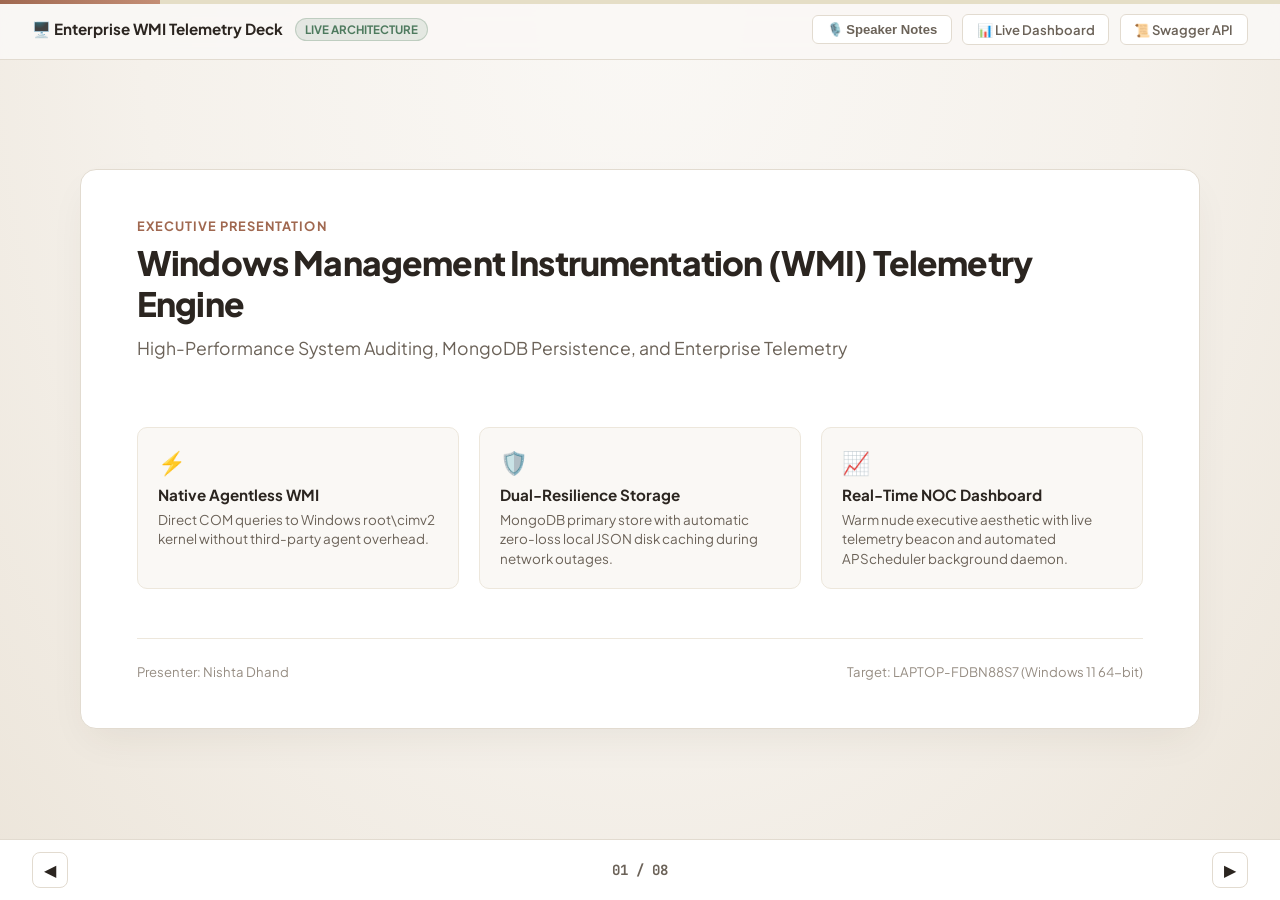
<file: api/static/presentation.html>
<!DOCTYPE html>
<html lang="en">
<head>
  <meta charset="UTF-8">
  <meta name="viewport" content="width=device-width, initial-scale=1.0">
  <title>Enterprise WMI System Monitor - Executive Presentation Deck</title>
  <link rel="preconnect" href="https://fonts.googleapis.com">
  <link rel="preconnect" href="https://fonts.gstatic.com" crossorigin>
  <link href="https://fonts.googleapis.com/css2?family=JetBrains+Mono:wght@400;500;600&family=Plus+Jakarta+Sans:wght@400;500;600;700;800&display=swap" rel="stylesheet">
  <style>
    :root {
      --bg-page: radial-gradient(ellipse at 50% 0%, #FAF8F5 0%, #F5F1EB 55%, #ECE5DA 100%);
      --bg-card: #FFFFFF;
      --bg-sidebar: #F7F4EE;
      --border-color: #E2DBD0;
      --border-subtle: #EDE7DC;
      --text-primary: #2B2520;
      --text-secondary: #6B6258;
      --text-muted: #968D83;
      --accent-terracotta: #A06850;
      --accent-terracotta-dark: #87523C;
      --accent-sage: #4E7A5E;
      --accent-sage-bg: rgba(78, 122, 94, 0.12);
      --font-sans: 'Plus Jakarta Sans', -apple-system, BlinkMacSystemFont, sans-serif;
      --font-mono: 'JetBrains Mono', monospace;
    }

    * { box-sizing: border-box; margin: 0; padding: 0; }

    body {
      font-family: var(--font-sans);
      background: var(--bg-page);
      color: var(--text-primary);
      min-height: 100vh;
      display: flex;
      flex-direction: column;
      overflow: hidden;
      user-select: none;
    }

    /* Top Progress Bar */
    .deck-progress-bar {
      height: 4px;
      background: #E5DEC6;
      width: 100%;
      position: fixed;
      top: 0;
      left: 0;
      z-index: 100;
    }

    .deck-progress-fill {
      height: 100%;
      background: linear-gradient(90deg, #A06850, #C48E75);
      width: 10%;
      transition: width 0.3s ease;
    }

    /* Top Navigation Header */
    .deck-header {
      display: flex;
      justify-content: space-between;
      align-items: center;
      padding: 0.85rem 2rem;
      background: rgba(250, 248, 245, 0.9);
      border-bottom: 1px solid var(--border-color);
      backdrop-filter: blur(10px);
    }

    .deck-brand {
      display: flex;
      align-items: center;
      gap: 0.75rem;
      font-weight: 700;
      font-size: 0.95rem;
      color: var(--text-primary);
    }

    .deck-badge {
      font-size: 0.72rem;
      font-weight: 700;
      background: var(--accent-sage-bg);
      color: var(--accent-sage);
      border: 1px solid rgba(78, 122, 94, 0.25);
      padding: 0.2rem 0.55rem;
      border-radius: 999px;
    }

    .deck-controls {
      display: flex;
      align-items: center;
      gap: 0.65rem;
    }

    .deck-btn {
      background: #FFFFFF;
      border: 1px solid var(--border-color);
      border-radius: 6px;
      padding: 0.4rem 0.85rem;
      font-size: 0.82rem;
      font-weight: 600;
      color: var(--text-secondary);
      cursor: pointer;
      display: inline-flex;
      align-items: center;
      gap: 0.4rem;
      transition: all 0.15s ease;
      text-decoration: none;
    }

    .deck-btn:hover {
      background: #F8F5EE;
      color: var(--accent-terracotta);
      border-color: var(--accent-terracotta);
    }

    .deck-btn.primary {
      background: var(--accent-terracotta);
      color: #FFFFFF;
      border-color: var(--accent-terracotta);
    }

    .deck-btn.primary:hover {
      background: var(--accent-terracotta-dark);
    }

    /* Main Slide Stage */
    .stage {
      flex: 1;
      display: flex;
      align-items: center;
      justify-content: center;
      padding: 2rem;
      position: relative;
    }

    .slide {
      display: none;
      width: 100%;
      max-width: 1120px;
      min-height: 560px;
      background: var(--bg-card);
      border: 1px solid var(--border-color);
      border-radius: 16px;
      padding: 3rem 3.5rem;
      box-shadow: 0 16px 40px -10px rgba(60, 45, 30, 0.08);
      position: relative;
      animation: slideIn 0.3s cubic-bezier(0.16, 1, 0.3, 1) forwards;
    }

    .slide.active {
      display: flex;
      flex-direction: column;
      justify-content: space-between;
    }

    @keyframes slideIn {
      from { opacity: 0; transform: translateY(10px) scale(0.99); }
      to { opacity: 1; transform: translateY(0) scale(1); }
    }

    .slide-tag {
      font-size: 0.8rem;
      font-weight: 700;
      text-transform: uppercase;
      letter-spacing: 0.08em;
      color: var(--accent-terracotta);
      margin-bottom: 0.5rem;
    }

    .slide-title {
      font-size: 2.1rem;
      font-weight: 800;
      color: var(--text-primary);
      letter-spacing: -0.025em;
      line-height: 1.2;
      margin-bottom: 0.75rem;
    }

    .slide-subtitle {
      font-size: 1.1rem;
      color: var(--text-secondary);
      margin-bottom: 2rem;
      line-height: 1.5;
    }

    .slide-content {
      flex: 1;
      display: flex;
      flex-direction: column;
      justify-content: center;
    }

    /* Grid Layouts inside slides */
    .features-grid {
      display: grid;
      grid-template-columns: repeat(3, 1fr);
      gap: 1.25rem;
      margin-top: 1rem;
    }

    .feature-card {
      background: #FAF8F5;
      border: 1px solid var(--border-subtle);
      border-radius: 10px;
      padding: 1.25rem;
    }

    .feature-icon {
      font-size: 1.4rem;
      margin-bottom: 0.5rem;
    }

    .feature-title {
      font-size: 0.95rem;
      font-weight: 700;
      color: var(--text-primary);
      margin-bottom: 0.35rem;
    }

    .feature-desc {
      font-size: 0.84rem;
      color: var(--text-secondary);
      line-height: 1.45;
    }

    /* Comparison Table in slides */
    .slide-table {
      width: 100%;
      border-collapse: collapse;
      margin-top: 1rem;
      font-size: 0.9rem;
    }

    .slide-table th {
      background: #F7F4EE;
      color: var(--text-primary);
      text-align: left;
      padding: 0.75rem 1rem;
      border-bottom: 2px solid var(--border-color);
      font-weight: 700;
    }

    .slide-table td {
      padding: 0.75rem 1rem;
      border-bottom: 1px solid var(--border-subtle);
      color: var(--text-secondary);
    }

    .slide-table tr:hover td {
      background: #FAF8F5;
    }

    /* Slide Footer */
    .slide-footer {
      display: flex;
      justify-content: space-between;
      align-items: center;
      padding-top: 1.5rem;
      margin-top: 2rem;
      border-top: 1px solid var(--border-subtle);
      font-size: 0.82rem;
      color: var(--text-muted);
    }

    /* Speaker Notes Drawer */
    .notes-drawer {
      position: fixed;
      bottom: 60px;
      right: 2rem;
      width: 380px;
      max-height: 260px;
      background: #FFFFFF;
      border: 1px solid var(--border-color);
      border-radius: 12px;
      box-shadow: 0 10px 30px rgba(0,0,0,0.15);
      padding: 1.25rem;
      font-size: 0.85rem;
      line-height: 1.5;
      display: none;
      z-index: 90;
      overflow-y: auto;
    }

    .notes-drawer.open { display: block; }
    .notes-header {
      font-weight: 700;
      color: var(--accent-terracotta);
      margin-bottom: 0.5rem;
      display: flex;
      align-items: center;
      gap: 0.4rem;
    }

    /* Bottom Control Bar */
    .deck-footer {
      display: flex;
      justify-content: space-between;
      align-items: center;
      padding: 0.75rem 2rem;
      background: #FFFFFF;
      border-top: 1px solid var(--border-color);
    }

    .counter-pill {
      font-family: var(--font-mono);
      font-weight: 700;
      font-size: 0.88rem;
      color: var(--text-secondary);
    }

    .nav-arrow-btn {
      width: 36px;
      height: 36px;
      border-radius: 8px;
      border: 1px solid var(--border-color);
      background: #FFFFFF;
      cursor: pointer;
      display: inline-flex;
      align-items: center;
      justify-content: center;
      font-size: 1rem;
      color: var(--text-primary);
      transition: all 0.15s ease;
    }

    .nav-arrow-btn:hover {
      background: #F8F5EE;
      color: var(--accent-terracotta);
      border-color: var(--accent-terracotta);
    }
  </style>
</head>
<body>

  <!-- Top Progress Indicator -->
  <div class="deck-progress-bar">
    <div id="deckProgressFill" class="deck-progress-fill"></div>
  </div>

  <!-- Header -->
  <header class="deck-header">
    <div class="deck-brand">
      <span>🖥️ Enterprise WMI Telemetry Deck</span>
      <span class="deck-badge">LIVE ARCHITECTURE</span>
    </div>
    <div class="deck-controls">
      <button id="toggleNotesBtn" class="deck-btn" title="Toggle Speaker Script (Shortcut: S)">🎙️ Speaker Notes</button>
      <a href="/" class="deck-btn" title="Back to Live Telemetry Dashboard">📊 Live Dashboard</a>
      <a href="/docs" class="deck-btn" target="_blank" title="Open API Documentation">📜 Swagger API</a>
    </div>
  </header>

  <!-- Slide Stage -->
  <main class="stage">

    <!-- SLIDE 1: Title -->
    <div class="slide active" data-slide="1">
      <div>
        <div class="slide-tag">Executive Presentation</div>
        <h1 class="slide-title">Windows Management Instrumentation (WMI) Telemetry Engine</h1>
        <p class="slide-subtitle">High-Performance System Auditing, MongoDB Persistence, and Enterprise Telemetry</p>
      </div>
      <div class="slide-content">
        <div class="features-grid">
          <div class="feature-card">
            <div class="feature-icon">⚡</div>
            <div class="feature-title">Native Agentless WMI</div>
            <div class="feature-desc">Direct COM queries to Windows root\cimv2 kernel without third-party agent overhead.</div>
          </div>
          <div class="feature-card">
            <div class="feature-icon">🛡️</div>
            <div class="feature-title">Dual-Resilience Storage</div>
            <div class="feature-desc">MongoDB primary store with automatic zero-loss local JSON disk caching during network outages.</div>
          </div>
          <div class="feature-card">
            <div class="feature-icon">📈</div>
            <div class="feature-title">Real-Time NOC Dashboard</div>
            <div class="feature-desc">Warm nude executive aesthetic with live telemetry beacon and automated APScheduler background daemon.</div>
          </div>
        </div>
      </div>
      <div class="slide-footer">
        <span>Presenter: Nishta Dhand</span>
        <span>Target: LAPTOP-FDBN88S7 (Windows 11 64-bit)</span>
      </div>
      <div class="speaker-note-text" style="display:none">
        Good morning everyone. Today I'm presenting the Enterprise WMI Telemetry & Persistence Engine. It provides zero-overhead, agentless hardware and software telemetry from Windows endpoints, guarantees zero-loss persistence with MongoDB and local cache, and visualizes live system health in a modern dashboard.
      </div>
    </div>

    <!-- SLIDE 2: Problem Statement -->
    <div class="slide" data-slide="2">
      <div>
        <div class="slide-tag">The Business Problem</div>
        <h2 class="slide-title">Legacy Infrastructure Monitoring Bottlenecks</h2>
        <p class="slide-subtitle">Why traditional IT monitoring architectures introduce security and operational risks.</p>
      </div>
      <div class="slide-content">
        <table class="slide-table">
          <thead>
            <tr>
              <th>Traditional Bottleneck</th>
              <th>Operational Risk</th>
              <th>Our Architectural Solution</th>
            </tr>
          </thead>
          <tbody>
            <tr>
              <td><strong>Heavy Third-Party Agents</strong></td>
              <td>CPU/RAM bloat, patching cycles, security vulnerabilities</td>
              <td><strong>Native Agentless WMI</strong>: Zero endpoint software installations.</td>
            </tr>
            <tr>
              <td><strong>Disconnected Data Silos</strong></td>
              <td>Inconsistent audits between hardware, users, and software</td>
              <td><strong>Unified Data Contract</strong>: Pydantic CompleteSystemSnapshot schema.</td>
            </tr>
            <tr>
              <td><strong>Central DB Failure Risk</strong></td>
              <td>Lost telemetry snapshots during database maintenance</td>
              <td><strong>Resilience Mode</strong>: Seamless buffering to local disk cache.</td>
            </tr>
            <tr>
              <td><strong>Manual Audit Cadence</strong></td>
              <td>Compliance reports are stale upon generation</td>
              <td><strong>Continuous Daemon</strong>: Autonomous 60s background probe.</td>
            </tr>
          </tbody>
        </table>
      </div>
      <div class="slide-footer">
        <span>Slide 02 / 08</span>
        <span>Infrastructure Risk Assessment</span>
      </div>
      <div class="speaker-note-text" style="display:none">
        In enterprise IT, heavy monitoring agents increase endpoint vulnerability and resource consumption. Furthermore, if the central logging server drops, critical telemetry is lost. Our solution addresses this via native WMI and intelligent offline caching.
      </div>
    </div>

    <!-- SLIDE 3: Architecture -->
    <div class="slide" data-slide="3">
      <div>
        <div class="slide-tag">System Design</div>
        <h2 class="slide-title">Four-Tier Production Architecture</h2>
        <p class="slide-subtitle">Modular pipeline separating acquisition, validation, storage, and interfaces.</p>
      </div>
      <div class="slide-content">
        <div class="features-grid">
          <div class="feature-card">
            <div class="feature-icon">1️⃣</div>
            <div class="feature-title">Collection Engine</div>
            <div class="feature-desc">Thread-safe COM manager querying 8 domain-specific collectors (OS, Disks, Network, Services, Registry).</div>
          </div>
          <div class="feature-card">
            <div class="feature-icon">2️⃣</div>
            <div class="feature-title">Data Validation</div>
            <div class="feature-desc">Strongly typed Pydantic models enforcing schema integrity, datetime parsing, and username length computation.</div>
          </div>
          <div class="feature-card">
            <div class="feature-icon">3️⃣</div>
            <div class="feature-title">Dual Persistence</div>
            <div class="feature-desc">MongoDB collection indexing with automatic, zero-crash fallback to local JSON snapshots.</div>
          </div>
        </div>
      </div>
      <div class="slide-footer">
        <span>Slide 03 / 08</span>
        <span>Modular Tiered Architecture</span>
      </div>
      <div class="speaker-note-text" style="display:none">
        Our architecture cleanly separates concerns into 4 tiers: Collection, Validation, Dual Persistence, and Consumption. This guarantees thread safety and allows downstream systems to integrate via REST API or CLI effortlessly.
      </div>
    </div>

    <!-- SLIDE 4: 8 Dimensions of Telemetry -->
    <div class="slide" data-slide="4">
      <div>
        <div class="slide-tag">Telemetry Scope</div>
        <h2 class="slide-title">Full 8-Domain Telemetry Spectrum</h2>
        <p class="slide-subtitle">Capturing all compliance, performance, security, and hardware requirements.</p>
      </div>
      <div class="slide-content">
        <div class="features-grid">
          <div class="feature-card">
            <div class="feature-icon">🟢</div>
            <div class="feature-title">Availability & OS</div>
            <div class="feature-desc">Up/Down status, probe latency (435ms), OS version, serial number, boot device, and uptime.</div>
          </div>
          <div class="feature-card">
            <div class="feature-icon">💾</div>
            <div class="feature-title">Storage & Memory</div>
            <div class="feature-desc">Disk ID, volume names, MB free/used, used %, file system (NTFS), and 16GB physical RAM metrics.</div>
          </div>
          <div class="feature-card">
            <div class="feature-icon">🌐</div>
            <div class="feature-title">Network & Adapters</div>
            <div class="feature-desc">Wi-Fi 6E adapter, IPv4 address, subnet mask, default gateway, MAC address, domain, and DHCP status.</div>
          </div>
          <div class="feature-card">
            <div class="feature-icon">👥</div>
            <div class="feature-title">User Accounts</div>
            <div class="feature-desc">Usernames, computed Username Length (asus=4), security group memberships, and disabled flags.</div>
          </div>
          <div class="feature-card">
            <div class="feature-icon">⚙️</div>
            <div class="feature-title">300 Services</div>
            <div class="feature-desc">Comprehensive service names, status (131 Running), binary executable paths, and startup modes.</div>
          </div>
          <div class="feature-card">
            <div class="feature-icon">📦</div>
            <div class="feature-title">34 Installed Apps</div>
            <div class="feature-desc">Scanned dual 64-bit and 32-bit registry hives for vendor, version, and installation dates.</div>
          </div>
        </div>
      </div>
      <div class="slide-footer">
        <span>Slide 04 / 08</span>
        <span>Domain Coverage</span>
      </div>
      <div class="speaker-note-text" style="display:none">
        Notice our breadth: we track 300 configured Windows services, 34 installed applications, user account lengths, and storage capacities in under 15 seconds.
      </div>
    </div>

    <!-- SLIDE 5: Persistence & Resilience -->
    <div class="slide" data-slide="5">
      <div>
        <div class="slide-tag">Reliability Engineering</div>
        <h2 class="slide-title">Dual Storage Engine & Offline Resilience</h2>
        <p class="slide-subtitle">Eliminating single points of failure in enterprise telemetry pipelines.</p>
      </div>
      <div class="slide-content">
        <div class="features-grid">
          <div class="feature-card">
            <div class="feature-icon">🍃</div>
            <div class="feature-title">Primary: MongoDB</div>
            <div class="feature-desc">Time-series JSON snapshot collection with indexing on machine name, snapshot ID, and timestamp.</div>
          </div>
          <div class="feature-card">
            <div class="feature-icon">🛡️</div>
            <div class="feature-title">Fallback: Local Cache</div>
            <div class="feature-desc">Automatic write-buffering to data/snapshots/ whenever MongoDB is offline or undergoing maintenance.</div>
          </div>
          <div class="feature-card">
            <div class="feature-icon">🔄</div>
            <div class="feature-title">Zero-Crash Philosophy</div>
            <div class="feature-desc">Neither the FastAPI server nor the background scheduler crash when the database drops connection.</div>
          </div>
        </div>
      </div>
      <div class="slide-footer">
        <span>Slide 05 / 08</span>
        <span>Storage Fault-Tolerance</span>
      </div>
      <div class="speaker-note-text" style="display:none">
        Data integrity is our top priority. If MongoDB drops connection, the client manager intercepts the timeout and engages operational resilience mode, buffering snapshots to disk without dropping a single audit cycle.
      </div>
    </div>

    <!-- SLIDE 6: UI & Alignment -->
    <div class="slide" data-slide="6">
      <div>
        <div class="slide-tag">User Experience</div>
        <h2 class="slide-title">Executive Nude Minimalist Dashboard</h2>
        <p class="slide-subtitle">Clean, distraction-free interface engineered for NOC and administrative operations.</p>
      </div>
      <div class="slide-content">
        <div class="features-grid">
          <div class="feature-card">
            <div class="feature-icon">🌿</div>
            <div class="feature-title">Warm Nude Palette</div>
            <div class="feature-desc">Natural linen, soft cashmere taupe, warm terracotta accents, and calming sage green indicators.</div>
          </div>
          <div class="feature-card">
            <div class="feature-icon">📐</div>
            <div class="feature-title">Pixel-Perfect Alignment</div>
            <div class="feature-desc">Fixed 175px label baselines, tabular numbers, and multi-row CSS grid coordination without vertical gaps.</div>
          </div>
          <div class="feature-card">
            <div class="feature-icon">⚡</div>
            <div class="feature-title">Instant Filter & Search</div>
            <div class="feature-desc">Real-time filtering across 300 services and software catalog with live telemetry status beacon.</div>
          </div>
        </div>
      </div>
      <div class="slide-footer">
        <span>Slide 06 / 08</span>
        <span>Aesthetics & Usability</span>
      </div>
      <div class="speaker-note-text" style="display:none">
        Rather than harsh neon schemes, our dashboard embraces a warm, refined nude palette inspired by premium design systems like Notion and Apple. Everything is aligned with mathematical precision.
      </div>
    </div>

    <!-- SLIDE 7: Enterprise Integration -->
    <div class="slide" data-slide="7">
      <div>
        <div class="slide-tag">Operations & Automation</div>
        <h2 class="slide-title">Automation Daemon, REST API & CLI</h2>
        <p class="slide-subtitle">Multiple operational interfaces tailored to SysAdmins, DevOps, and SIEM pipelines.</p>
      </div>
      <div class="slide-content">
        <table class="slide-table">
          <thead>
            <tr>
              <th>Interface</th>
              <th>Command / Endpoint</th>
              <th>Target Audience & Use Case</th>
            </tr>
          </thead>
          <tbody>
            <tr>
              <td><strong>Unified CLI</strong></td>
              <td><code>python main.py collect</code></td>
              <td>Terminal SysAdmins running on-demand audit probes.</td>
            </tr>
            <tr>
              <td><strong>REST API</strong></td>
              <td><code>GET /api/snapshots/latest</code></td>
              <td>SIEM (Splunk, Elastic) and central NOC monitoring ingest.</td>
            </tr>
            <tr>
              <td><strong>Scheduler</strong></td>
              <td><code>python main.py schedule</code></td>
              <td>Continuous background cron daemon collecting every 60s.</td>
            </tr>
            <tr>
              <td><strong>OpenAPI Docs</strong></td>
              <td><code>GET /docs</code></td>
              <td>Interactive Swagger UI for integration engineers.</td>
            </tr>
          </tbody>
        </table>
      </div>
      <div class="slide-footer">
        <span>Slide 07 / 08</span>
        <span>Operational Interfaces</span>
      </div>
      <div class="speaker-note-text" style="display:none">
        Automation is built directly into the application. We support CLI automation, background APScheduler cron jobs, and standardized REST endpoints documented via Swagger UI.
      </div>
    </div>

    <!-- SLIDE 8: Summary & Business Value -->
    <div class="slide" data-slide="8">
      <div>
        <div class="slide-tag">Conclusion</div>
        <h2 class="slide-title">Business Impact & Strategic Value</h2>
        <p class="slide-subtitle">Delivering immediate enterprise ROI with zero ongoing licensing fees.</p>
      </div>
      <div class="slide-content">
        <div class="features-grid">
          <div class="feature-card">
            <div class="feature-icon">💰</div>
            <div class="feature-title">Cost Elimination</div>
            <div class="feature-desc">Eliminates per-endpoint licensing fees charged by third-party infrastructure agent vendors.</div>
          </div>
          <div class="feature-card">
            <div class="feature-icon">🛡️</div>
            <div class="feature-title">Security & Audit</div>
            <div class="feature-desc">Guarantees 100% audit readiness for software compliance, local accounts, and service tracking.</div>
          </div>
          <div class="feature-card">
            <div class="feature-icon">🚀</div>
            <div class="feature-title">Scalable Roadmap</div>
            <div class="feature-desc">Extensible to multi-node Active Directory fleet management and AI anomaly detection.</div>
          </div>
        </div>
      </div>
      <div class="slide-footer">
        <span>Slide 08 / 08</span>
        <span>Executive Summary</span>
      </div>
      <div class="speaker-note-text" style="display:none">
        In conclusion, this project delivers tangible ROI: eliminating agent licensing fees, ensuring continuous audit compliance, and offering real-time visibility. Thank you, and I look forward to taking your questions.
      </div>
    </div>

  </main>

  <!-- Speaker Notes Drawer -->
  <aside id="notesDrawer" class="notes-drawer">
    <div class="notes-header">🎙️ Speaker Script:</div>
    <div id="notesContent">Loading script...</div>
  </aside>

  <!-- Bottom Navigation Bar -->
  <footer class="deck-footer">
    <button id="prevBtn" class="nav-arrow-btn" title="Previous Slide (Left Arrow)">◀</button>
    <div id="slideCounter" class="counter-pill">01 / 08</div>
    <button id="nextBtn" class="nav-arrow-btn" title="Next Slide (Right Arrow)">▶</button>
  </footer>

  <script>
    const slides = document.querySelectorAll('.slide');
    const totalSlides = slides.length;
    let currentSlide = 1;

    const counter = document.getElementById('slideCounter');
    const progressFill = document.getElementById('deckProgressFill');
    const prevBtn = document.getElementById('prevBtn');
    const nextBtn = document.getElementById('nextBtn');
    const notesDrawer = document.getElementById('notesDrawer');
    const notesContent = document.getElementById('notesContent');
    const toggleNotesBtn = document.getElementById('toggleNotesBtn');

    function updateSlide(index) {
      if (index < 1) index = 1;
      if (index > totalSlides) index = totalSlides;
      currentSlide = index;

      slides.forEach((slide, i) => {
        if (i + 1 === currentSlide) {
          slide.classList.add('active');
          const scriptText = slide.querySelector('.speaker-note-text');
          if (scriptText) {
            notesContent.textContent = scriptText.textContent.trim();
          }
        } else {
          slide.classList.remove('active');
        }
      });

      counter.textContent = `${String(currentSlide).padStart(2, '0')} / ${String(totalSlides).padStart(2, '0')}`;
      progressFill.style.width = `${(currentSlide / totalSlides) * 100}%`;
    }

    prevBtn.addEventListener('click', () => updateSlide(currentSlide - 1));
    nextBtn.addEventListener('click', () => updateSlide(currentSlide + 1));

    toggleNotesBtn.addEventListener('click', () => {
      notesDrawer.classList.toggle('open');
    });

    // Keyboard Shortcuts
    document.addEventListener('keydown', (e) => {
      if (e.key === 'ArrowRight' || e.key === ' ' || e.key === 'PageDown') {
        updateSlide(currentSlide + 1);
      } else if (e.key === 'ArrowLeft' || e.key === 'PageUp') {
        updateSlide(currentSlide - 1);
      } else if (e.key === 's' || e.key === 'S') {
        notesDrawer.classList.toggle('open');
      }
    });

    // Initialize
    updateSlide(1);
  </script>
</body>
</html>
</file>
